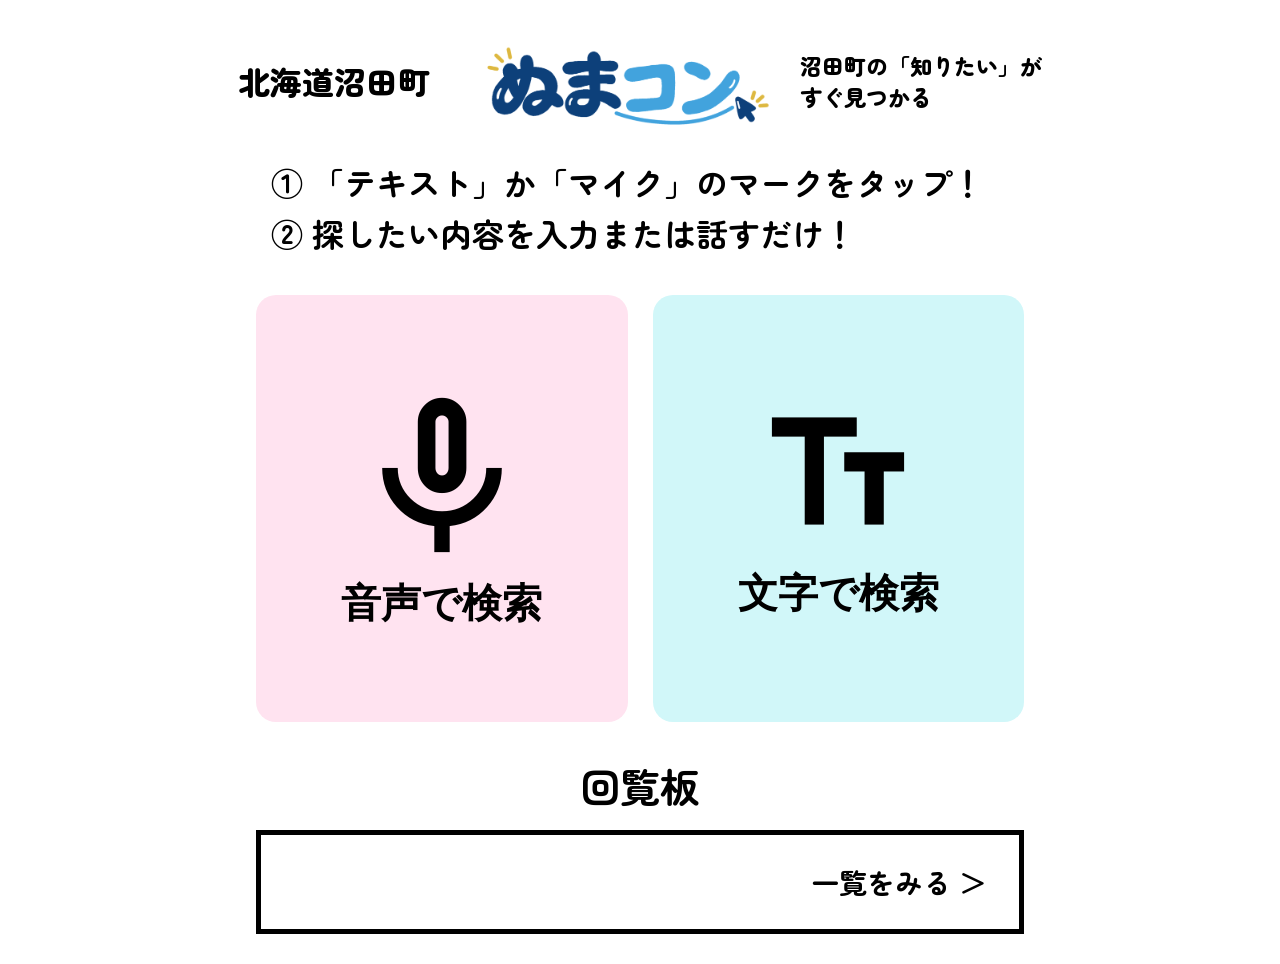
<file: templates/index.html>
<!DOCTYPE html>
<html lang="ja">

<head>
    <!-- =====================================================
         ぬまコン HTML
         沼田町の行政情報を分かりやすく届けるWebサイト
         AIに読み込ませて見やすくしているはずです：：

         【主な構成】
         ① ページの基本設定
         ② 外部フォントの読み込み
         ③ CSSファイルの読み込み
         ④ ホーム画面
         ⑤ 音声検索画面
         ⑥ テキスト検索画面
         ⑦ 回覧板一覧画面
         ⑧ 回覧板詳細画面
         ⑨ JavaScriptファイルの読み込み
    ====================================================== -->

    <!-- ① ページの基本設定 -->
    <meta charset="UTF-8">
    <meta name="viewport" content="width=device-width, initial-scale=1.0">
    <title>ぬまコン</title>

    <link rel="stylesheet" href="https://fonts.googleapis.com/css2?family=Material+Symbols+Outlined:opsz,wght,FILL,GRAD@24,400,0,0">

    <link rel="preconnect" href="https://fonts.googleapis.com">
    <link rel="preconnect" href="https://fonts.gstatic.com" crossorigin>
    <!-- 丸ゴシック -->
    <link href="https://fonts.googleapis.com/css2?family=Zen+Maru+Gothic:wght@500;700;900&display=swap" rel="stylesheet">
    
    <link rel="stylesheet" href="/static/style.css">
</head>

<body>

    <main class="container">

        <!-- =================================================
             ④ ホーム画面
        ================================================== -->
        <section id="homeScreen">

            <!-- ロゴ・町名 -->
            <header class="logo-area">
                <span class="town-name">北海道沼田町</span>
                <img src="/static/images/logo.png" alt="ぬまコン" class="logo-img">
                <span class="sub-title">沼田町の「知りたい」が<br>すぐ見つかる</span>
            </header>

            <!-- 検索方法の案内 -->
            <div class="instructions">
                <p>① 「テキスト」か「マイク」のマークをタップ！</p>
                <p>②  探したい内容を入力または話すだけ！</p>
            </div>

            <!-- 検索ボタン -->
            <div class="search-buttons">

                <button
                    type="button"
                    id="voiceSearchBtn"
                    class="btn voice-btn"
                >
                    <span class="material-symbols-outlined icon-mic">
                        mic
                    </span>
                    <span>音声で検索</span>
                </button>

                <button
                    type="button"
                    id="textSearchBtn"
                    class="btn text-btn"
                >
                    <span class="material-symbols-outlined icon-text">
                        text_fields
                    </span>
                    <span>文字で検索</span>
                </button>

            </div>

            <!-- 回覧板・お知らせ -->
            <section class="notice-board">

                <h2>回覧板</h2>

                <!-- JavaScriptで登録済みの回覧板を表示/登録なし -->
                <div class="notice-list"></div>

                <!-- 回覧板一覧画面へのリンク -->
                <div class="notice-bottom">
                    <a href="#" id="noticeListBtn">
                        一覧をみる ＞
                    </a>
                </div>

            </section>

        </section>


        <!-- =================================================
             ⑤ 音声検索画面
        ================================================== -->
        <section
            id="voiceChatScreen"
            class="chat-screen"
            style="display: none;"
        >

            <!-- 画面上部 -->
            <header class="chat-header">

                <button
                    type="button"
                    id="voiceBackBtn"
                    class="back-btn"
                >
                    ← 戻る
                </button>

                <h2>音声で検索</h2>

            </header>

            <!-- 会話表示エリア -->
            <div class="chat-area">

                <div class="chat-bubble ai">
                    こんにちは！<br>
                    知りたいことを話しかけてください。
                </div>

            </div>

            <!-- 音声入力エリア -->
            <div class="chat-input-area">

                <button
                    type="button"
                    class="mic-button-active"
                    aria-label="音声入力"
                >
                    <span class="material-symbols-outlined">
                        mic
                    </span>
                </button>

                <p>マイクを使って話しかけてください</p>

            </div>

        </section>


        <!-- =================================================
             ⑥ テキスト検索画面
        ================================================== -->
        <section
            id="textChatScreen"
            class="chat-screen"
            style="display: none;"
        >

            <!-- 画面上部 -->
            <header class="chat-header">

                <button
                    type="button"
                    id="textBackBtn"
                    class="back-btn"
                >
                    ← 戻る
                </button>

                <h2>文字で検索</h2>

            </header>

            <!-- 会話表示エリア -->
            <div
                id="textChatArea"
                class="chat-area"
            >

                <div class="chat-bubble ai">
                    こんにちは！<br>
                    知りたいことを入力してください。
                </div>

            </div>

            <!-- テキスト入力エリア -->
            <form
                class="text-input-area"
                onsubmit="return false;"
            >

                <input
                    type="text"
                    id="chatInput"
                    placeholder="知りたいことを入力"
                    aria-label="検索内容"
                >

                <button
                    type="button"
                    id="sendBtn"
                    aria-label="送信"
                >
                    <span class="material-symbols-outlined">
                        send
                    </span>
                </button>

            </form>

        </section>


        <!-- =================================================
             ⑦ 回覧板一覧画面
        ================================================== -->
        <section
            id="noticeListScreen"
            class="sub-screen"
            style="display: none;"
        >

            <!-- 画面上部 -->
            <header class="chat-header">

                <button
                    type="button"
                    id="noticeListBackBtn"
                    class="back-btn"
                >
                    ← 戻る
                </button>

                <h2>回覧板一覧</h2>

            </header>

            <!-- 回覧板一覧 -->
            <div class="content-area">

                <div class="notice-board">

                    <h2>お知らせ・イベント</h2>
                    <div class="notice-list">
                    </div>

                </div>

            </div>

        </section>


        <!-- =================================================
             ⑧ 回覧板詳細画面
        ================================================== -->
        <section
            id="noticeDetailScreen"
            class="sub-screen"
            style="display: none;"
        >

            <!-- 画面上部 -->
            <header class="chat-header">

                <button
                    type="button"
                    id="noticeDetailBackBtn"
                    class="back-btn"
                >
                    ← 戻る
                </button>

                <h2>回覧板の詳細</h2>

            </header>

            <!-- 詳細内容 -->
            <div class="content-area detail-area">

                <span
                    id="detailBadge"
                    class="badge"
                >
                    お知らせ
                </span>

                <h3 id="detailTitle">
                    タイトル
                </h3>

                <p
                    id="detailContent"
                    class="detail-text"
                >
                    本文
                </p>

                <!-- 写真が登録されている場合のみ表示 -->
                <div
                    id="detailPhotoArea"
                    class="detail-photo-area"
                    style="display: none;"
                >
                    <img
                        id="detailPhoto"
                        alt="回覧板の写真"
                    >
                </div>

            </div>

        </section>

    </main>


    <!-- =====================================================
         ⑩ JavaScriptファイルの読み込み
    ====================================================== -->
    <script src="/static/script.js"></script>

</body>
</html>
</file>
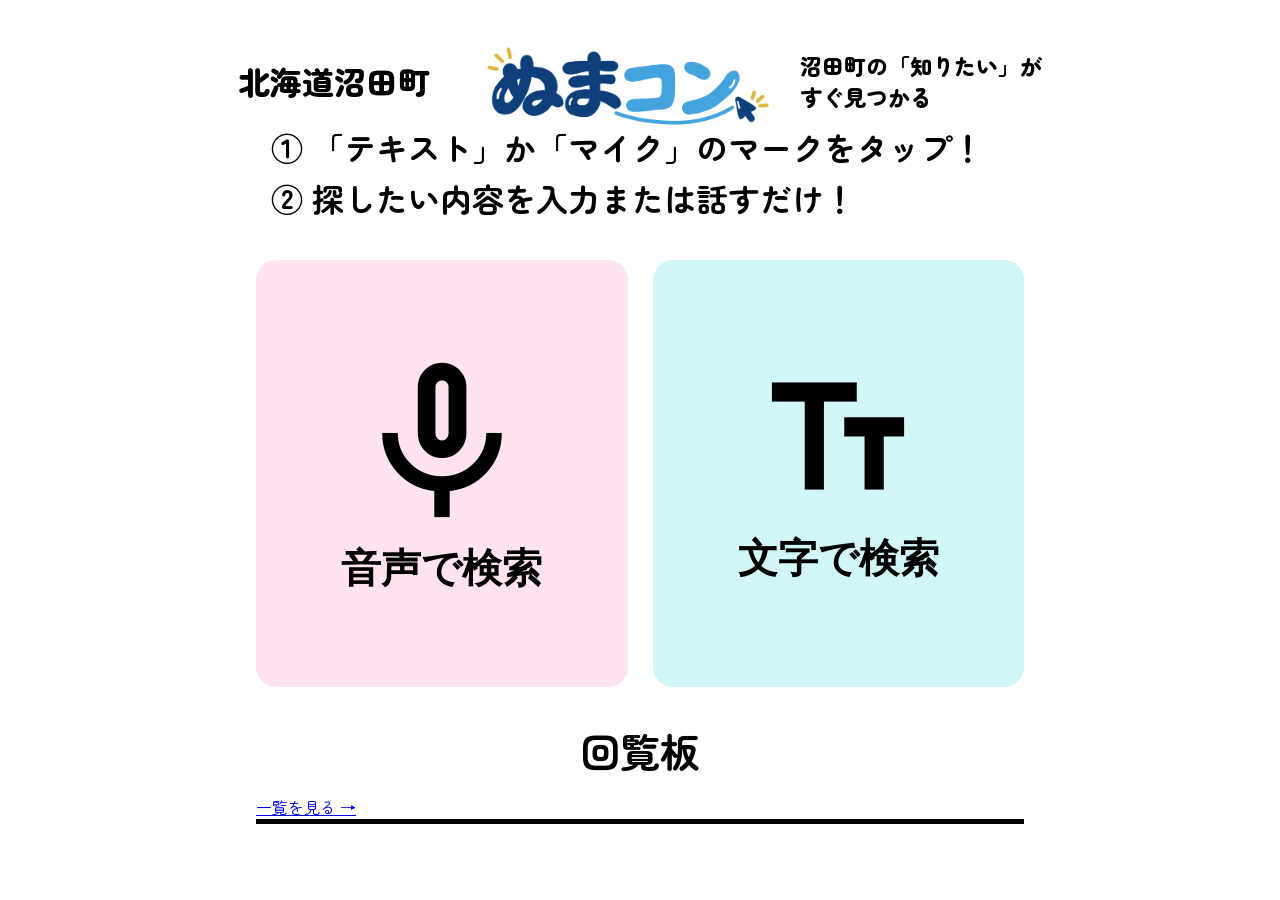
<file: front/templates/index.html>
<!DOCTYPE html>
<html lang="ja">

<head>
    <!-- =====================================================
         ぬまコン HTML
         沼田町の行政情報を分かりやすく届けるWebサイト
         AIに読み込ませて見やすくしているはずです：：

         【主な構成】
         ① ページの基本設定
         ② 外部フォントの読み込み
         ③ CSSファイルの読み込み
         ④ ホーム画面
         ⑤ 音声検索画面
         ⑥ テキスト検索画面
         ⑦ 回覧板一覧画面
         ⑧ 回覧板詳細画面
         ⑨ JavaScriptファイルの読み込み
         test
    ====================================================== -->

    <!-- ① ページの基本設定 -->
    <meta charset="UTF-8">
    <meta name="viewport" content="width=device-width, initial-scale=1.0">
    <title>ぬまコン</title>

    <link rel="stylesheet" href="https://fonts.googleapis.com/css2?family=Material+Symbols+Outlined:opsz,wght,FILL,GRAD@24,400,0,0">

    <link rel="preconnect" href="https://fonts.googleapis.com">
    <link rel="preconnect" href="https://fonts.gstatic.com" crossorigin>
    <!-- 丸ゴシック -->
    <link href="https://fonts.googleapis.com/css2?family=Zen+Maru+Gothic:wght@500;700;900&display=swap" rel="stylesheet">
    
    <link rel="stylesheet" href="/static/style.css">
</head>

<body>

    <main class="container">

        <!-- ロゴ・町名（全画面共通で一番上に固定） -->
        <header class="logo-area global-logo-header">
            <span class="town-name">北海道沼田町</span>
            <img src="/static/images/logo.png" alt="ぬまコン" class="logo-img">
            <span class="sub-title">沼田町の「知りたい」が<br>すぐ見つかる</span>
        </header>

        <!-- =================================================
             ④ ホーム画面
        ================================================== -->
        <section id="homeScreen">

            <!-- 検索方法の案内 -->
            <div class="instructions">
                <p>① 「テキスト」か「マイク」のマークをタップ！</p>
                <p>②  探したい内容を入力または話すだけ！</p>
            </div>

            <!-- 検索ボタン -->
            <div class="search-buttons">

                <button
                    type="button"
                    id="voiceSearchBtn"
                    class="btn voice-btn"
                >
                    <span class="material-symbols-outlined icon-mic">
                        mic
                    </span>
                    <span>音声で検索</span>
                </button>

                <button
                    type="button"
                    id="textSearchBtn"
                    class="btn text-btn"
                >
                    <span class="material-symbols-outlined icon-text">
                        text_fields
                    </span>
                    <span>文字で検索</span>
                </button>

            </div>

            <!-- 回覧板・お知らせ -->
            <section class="notice-board">
                <div class="notice-board-header">
                    <h2>回覧板</h2>
                    <a href="#" id="noticeListBtn" class="notice-all-link">
                        一覧を見る →
                    </a>
                </div>

                <!-- JavaScriptでカード型の回覧板を表示 -->
                <div class="notice-list"></div>
            </section>

        </section>


        <!-- =================================================
             ⑤ 音声検索画面
        ================================================== -->
        <section
            id="voiceChatScreen"
            class="chat-screen"
            style="display: none;"
        >

            <!-- 画面上部 -->
            <header class="chat-header">

                <button
                    type="button"
                    id="voiceBackBtn"
                    class="back-btn"
                >
                    ← 戻る
                </button>

                <h2>音声で検索</h2>

            </header>

            <!-- 会話表示エリア -->
            <div class="chat-area">

                <div class="chat-bubble ai">
                    こんにちは！<br>
                    知りたいことを話しかけてください。
                </div>

            </div>

            <!-- 音声入力エリア -->
            <div class="chat-input-area">

                <button
                    type="button"
                    class="mic-button-active"
                    aria-label="音声入力"
                >
                    <span class="material-symbols-outlined">
                        mic
                    </span>
                </button>

                <p>マイクを使って話しかけてください</p>

            </div>

        </section>


        <!-- =================================================
             ⑥ テキスト検索画面
        ================================================== -->
        <section
            id="textChatScreen"
            class="chat-screen"
            style="display: none;"
        >

            <!-- 画面上部 -->
            <header class="chat-header">

                <button
                    type="button"
                    id="textBackBtn"
                    class="back-btn"
                >
                    ← 戻る
                </button>

                <h2>文字で検索</h2>

            </header>

            <!-- 会話表示エリア -->
            <div
                id="textChatArea"
                class="chat-area"
            >

                <div class="chat-bubble ai">
                    こんにちは！<br>
                    知りたいことを入力してください。
                </div>

            </div>

            <!-- テキスト入力エリア -->
            <form
                class="text-input-area"
                onsubmit="return false;"
            >

                <input
                    type="text"
                    id="chatInput"
                    placeholder="知りたいことを入力"
                    aria-label="検索内容"
                >

                <button
                    type="button"
                    id="sendBtn"
                    aria-label="送信"
                >
                    <span class="material-symbols-outlined">
                        send
                    </span>
                </button>

            </form>

            <!-- 免責文 -->
            <p class="chat-disclaimer">
                ※AIによる自動回答のため、誤りや古い情報が含まれる場合があります。<br>
                 正確な情報は沼田町公式サイトや担当窓口でご確認ください。
            </p>

        </section>



        <!-- =================================================
             ⑦ 回覧板一覧画面
        ================================================== -->
        <section
            id="noticeListScreen"
            class="sub-screen"
            style="display: none;"
        >

            <!-- 画面上部 -->
            <header class="chat-header">

                <button
                    type="button"
                    id="noticeListBackBtn"
                    class="back-btn"
                >
                    ← 戻る
                </button>

                <h2>回覧板一覧</h2>

            </header>

            <!-- 回覧板一覧 -->
            <div class="content-area">
                <div class="notice-board-list-page">
                    <div class="notice-list-intro">
                        <h2>お知らせ・イベント</h2>
                        <p>気になるカードを選ぶと、詳しい内容を確認できます。</p>
                    </div>

                    <!-- カテゴリー絞り込みタブ -->
                    <div class="notice-filter-tabs" role="tablist">
                        <button type="button" class="filter-tab active" data-filter="all">すべて</button>
                        <button type="button" class="filter-tab" data-filter="お知らせ">お知らせ</button>
                        <button type="button" class="filter-tab" data-filter="イベント">イベント</button>
                    </div>

                    <div class="notice-list"></div>
                </div>
            </div>

        </section>


        <!-- =================================================
             ⑧ 回覧板詳細画面
        ================================================== -->
        <section
            id="noticeDetailScreen"
            class="sub-screen notice-detail-screen"
            style="display: none;"
        >

            <!-- 画面上部（従来の青いヘッダーそのまま） -->
            <header class="chat-header">

                <button
                    type="button"
                    id="noticeDetailBackBtn"
                    class="back-btn"
                >
                    ← 戻る
                </button>

                <h2>回覧板の詳細</h2>

            </header>

            <!-- 詳細内容（カード型UI） -->
            <div class="content-area notice-detail-page">
                <article class="notice-detail-card">
                    <div class="notice-card-meta">
                        <span id="detailBadge" class="badge badge-info">
                            お知らせ
                        </span>
                        <span id="detailDate" class="notice-card-date"></span>
                    </div>

                    <h3 id="detailTitle" class="notice-detail-title">
                        タイトル
                    </h3>

                    <hr class="notice-detail-divider">

                    <p id="detailContent" class="notice-detail-content">
                        本文
                    </p>

                    <!-- 写真が登録されている場合のみ表示 -->
                    <div
                        id="detailPhotoArea"
                        class="detail-photo-area"
                        style="display: none;"
                    >
                        <img
                            id="detailPhoto"
                            alt="回覧板の写真"
                        >
                    </div>
                </article>
            </div>

        </section>

    </main>

    <!-- 回覧板の添付画像タップ拡大用モーダル -->
    <div id="imageModal" class="image-modal" style="display: none;">
        <button type="button" id="closeImageModal" class="image-modal-close">× 閉じる</button>
        <img id="modalImage" alt="拡大画像">
    </div>

    <script src="/static/script.js"></script>

</body>
</html>
</file>
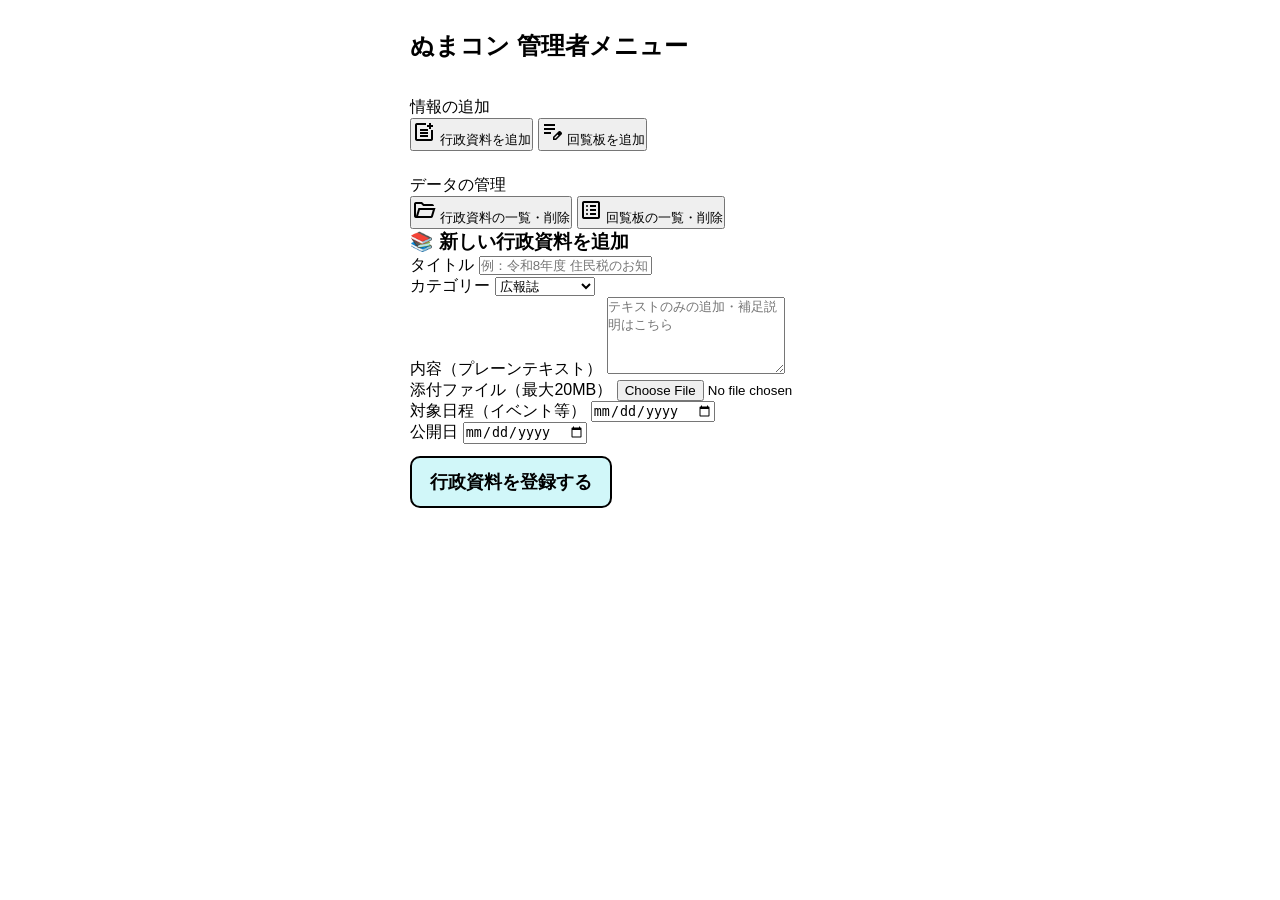
<file: front/templates/admin.html>
<!DOCTYPE html>
<html lang="ja">
<head>
    <meta charset="UTF-8">
    <meta name="viewport" content="width=device-width, initial-scale=1.0">
    <title>ぬまコン - 管理者画面</title>
    <link rel="stylesheet" href="https://fonts.googleapis.com/css2?family=Material+Symbols+Outlined:opsz,wght,FILL,GRAD@24,400,0,0">
    <link rel="preconnect" href="https://fonts.googleapis.com">
    <link rel="preconnect" href="https://fonts.gstatic.com" crossorigin>
    <link href="https://fonts.googleapis.com/css2?family=Noto+Sans+JP:wght@400;500;700&display=swap" rel="stylesheet">
    <link rel="stylesheet" href="/static/style.css">
</head>
<body class="admin-body">
    <div class="admin-pc-wrapper">
        <header class="admin-pc-header">
            <div class="admin-header-left">
                <h2>ぬまコン 管理者メニュー</h2>
            </div>
            <a href="/" class="back-btn" style="text-decoration: none;">← 一般画面へ戻る</a>
        </header>

        <div class="admin-pc-body">
            <!-- 左側：タブメニュー -->
            <aside class="admin-sidebar">
                <p class="sidebar-group-title">情報の追加</p>
                <button type="button" class="admin-tab-btn active" data-target="tab-add-doc">
                    <span class="material-symbols-outlined">post_add</span>
                    行政資料を追加
                </button>
                <button type="button" class="admin-tab-btn" data-target="tab-add-notice">
                    <span class="material-symbols-outlined">edit_note</span>
                    回覧板を追加
                </button>

                <p class="sidebar-group-title" style="margin-top: 24px;">データの管理</p>
                <button type="button" class="admin-tab-btn" data-target="tab-list-doc">
                    <span class="material-symbols-outlined">folder_open</span>
                    行政資料の一覧・削除
                </button>
                <button type="button" class="admin-tab-btn" data-target="tab-list-notice">
                    <span class="material-symbols-outlined">list_alt</span>
                    回覧板の一覧・削除
                </button>
            </aside>

            <!-- 右側：切り替え表示エリア -->
            <main class="admin-main-panel">

                <!-- ① 行政資料を追加 -->
                <section id="tab-add-doc" class="admin-tab-content active">
                    <h3>📚 新しい行政資料を追加</h3>
                    <form id="docForm" class="admin-pc-form">
                        <div class="form-row">
                            <div class="form-col">
                                <label for="docTitle">タイトル</label>
                                <input type="text" id="docTitle" placeholder="例：令和8年度 住民税のお知らせ" required>
                            </div>
                            <div class="form-col" style="max-width: 280px;">
                                <label for="docCategory">カテゴリー</label>
                                <select id="docCategory" required>
                                    <option value="広報誌">広報誌</option>
                                    <option value="手続き・制度">手続き・制度</option>
                                    <option value="イベント">イベント</option>
                                    <option value="その他">その他</option>
                                </select>
                            </div>
                        </div>

                        <label for="docContent">内容（プレーンテキスト）</label>
                        <textarea id="docContent" rows="5" placeholder="テキストのみの追加・補足説明はこちら"></textarea>

                        <div class="form-row">
                            <div class="form-col">
                                <label for="docFile">添付ファイル（最大20MB）</label>
                                <input type="file" id="docFile" accept=".pdf,image/*">
                            </div>
                            <div class="form-col">
                                <label for="docSchedule">対象日程（イベント等）</label>
                                <input type="date" id="docSchedule" class="pc-date-input">
                            </div>
                            <div class="form-col">
                                <label for="docPublish">公開日</label>
                                <input type="date" id="docPublish" class="pc-date-input">
                            </div>
                        </div>

                        <div class="admin-form-buttons">
                            <button type="submit" style="background-color: #d1f7f9;">行政資料を登録する</button>
                        </div>
                    </form>
                </section>

                <!-- ② 回覧板を追加・編集 -->
                <section id="tab-add-notice" class="admin-tab-content" style="display: none;">
                    <h3 id="adminFormHeading">📋 新しい回覧板を追加</h3>
                    <form id="noticeForm" class="admin-pc-form">
                        <input type="hidden" id="noticeId">

                        <div class="form-row">
                            <div class="form-col" style="max-width: 240px;">
                                <label for="noticeType">種類</label>
                                <select id="noticeType" required>
                                    <option value="お知らせ">お知らせ</option>
                                    <option value="イベント">イベント</option>
                                </select>
                            </div>
                            <div class="form-col">
                                <label for="noticeTitleInput">タイトル</label>
                                <input type="text" id="noticeTitleInput" maxlength="100" placeholder="タイトルを入力" required>
                            </div>
                        </div>

                        <label for="noticeContentInput">本文</label>
                        <textarea id="noticeContentInput" rows="6" placeholder="お知らせの内容を入力" required></textarea>

                        <div class="form-row">
                            <div class="form-col">
                                <label for="noticePhotoInput">写真（任意・最大8MB）</label>
                                <input type="file" id="noticePhotoInput" accept="image/*">
                                <p class="admin-help">写真はなくても登録できます。</p>
                            </div>
                            <div class="form-col" style="max-width: 260px;">
                                <label for="noticePublishInput">公開日</label>
                                <input type="date" id="noticePublishInput" class="pc-date-input" required>
                            </div>
                        </div>
                        
                        <div id="photoPreviewArea" class="photo-preview-area" style="display: none;">
                            <img id="photoPreview" alt="写真のプレビュー">
                            <button type="button" id="removePhotoBtn">写真を外す</button>
                        </div>

                        <div class="admin-form-buttons">
                            <button type="submit" id="saveNoticeBtn" style="background-color: #d1f7f9;">回覧板を登録する</button>
                            <button type="button" id="cancelEditBtn" style="display: none;">編集をキャンセル</button>
                        </div>
                    </form>
                </section>

                <!-- ③ 行政資料の一覧・削除 -->
                <section id="tab-list-doc" class="admin-tab-content" style="display: none;">
                    <h3>🗂️ 登録済みの行政資料一覧</h3>
                    <div id="adminDocList" class="admin-notice-list"></div>
                </section>

                <!-- ④ 回覧板の一覧・削除 -->
                <section id="tab-list-notice" class="admin-tab-content" style="display: none;">
                    <h3>🗑️ 登録済みの回覧板一覧</h3>
                    <div id="adminNoticeList" class="admin-notice-list"></div>
                </section>

            </main>
        </div>
    </div>
    <script src="/static/admin.js"></script>
</body>
</html>
</file>
<file: static/style.css>
/* =========================================================
   ぬまコン CSS
   ページ全体・ホーム画面・検索画面・回覧板・管理者画面
   色系は改善の余地あると思います
========================================================= */


/* =========================================================
   ① 全体の基本設定
   すべての要素に共通する設定
========================================================= */

* {
    box-sizing: border-box;
    margin: 0;
    padding: 0;
}

body {
    /* ↓ フォントを丸ゴシックに変更 */
    font-family: 'Zen Maru Gothic', 'Hiragino Maru Gothic ProN', sans-serif;
    background-color: #ffffff;
    color: #000000;
    display: flex;
    justify-content: center;
    padding: 30px 20px;
}

.container {
    width: 100%;
    max-width: 768px;
    display: flex;
    flex-direction: column;
}


/* =========================================================
   ② ホーム画面
   ロゴ・町名・案内文の配置
========================================================= */

#homeScreen {
    display: flex;
    flex-direction: column;
    gap: 35px;
}

.logo-area {
    display: flex;
    align-items: center;
    justify-content: center;
    gap: 5px; /* 文字と画像の隙間を極限まで狭くする */
}

/* ※もしHTMLが以前のままで .logo-text がある場合は、ここで非表示にして横並びを防ぎます */
.logo-text {
    display: none;
}

.town-name {
    font-size: 32px;
    font-weight: 900;
    white-space: nowrap;
}

.logo-img {
    width: 100%;
    max-width: 400px;
    height: auto;
    /* ↓ 画像自身の透明な余白を無視して、文字を画像に近づける */
    margin: 0 -20px; 
}

.sub-title {
    font-size: 22px;
    font-weight: 800; /* 丸ゴシックに合わせて太さを調整 */
    line-height: 1.4;
    white-space: nowrap;
}

.instructions {
    font-size: 32px; /* 大きく */
    font-weight: bold;
    line-height: 1.6;
    padding-left: 15px;
    margin-top: -10px; /* 少し上に詰める */
}


/* =========================================================
   ③ 検索ボタン
   音声検索・テキスト検索
========================================================= */

.search-buttons {
    display: flex;
    gap: 25px;
    justify-content: space-between;
}

.btn {
    
    flex: 1;
    aspect-ratio: 1 / 1.15;
    border: none; /* 枠線をなくしてパステル感を強調 */
    border-radius: 20px;
    display: flex;
    flex-direction: column;
    align-items: center;
    justify-content: center;
    color: #000000;
    cursor: pointer;
    transition: transform 0.2s cubic-bezier(0.175, 0.885, 0.32, 1.275);
}
/* カーソルが上に乗ったとき（にゅっと大きくなる） */
.btn:hover {
    transform: scale(1.05);
}

/* クリック（タップ）して押し込んだとき（少し沈む） */
.btn:active {
    transform: scale(0.95);
}
.voice-btn { background-color: #ffe3f0; }
.text-btn { background-color: #d1f7f9; }

.icon-mic {
    font-size: 180px !important; /* マイクをさらに特大に */
    margin-bottom: 10px;
}

.icon-text {
    font-size: 150px !important; /* テキストアイコンを特大に */
    font-weight: bold;
    line-height: 1;
    margin-bottom: 20px;
}

.btn span {
    font-size: 40px; /* ボタンの文字を大きく */
    font-weight: bold;
}


/* =========================================================
   ④ 回覧板・お知らせ一覧
   ホーム画面と一覧画面で共通使用
========================================================= */

.notice-board h2 {
    text-align: center;
    font-size: 40px;
    margin-bottom: 15px;
}

.notice-list {
    border: 5px solid #000000;
    border-bottom: none;
    background-color: #ffffff;

    display: flex;
    flex-direction: column;
}

.notice-item {
    border-bottom: 5px solid #000000;
    min-height: 90px;
    padding: 18px;

    display: flex;
    align-items: center;
    gap: 15px;
}

.notice-title {
    font-size: 28px;
    font-weight: bold;
    line-height: 1.7;
    overflow-wrap: anywhere;
}

.badge {
    flex-shrink: 0;

    border: 3px solid #000000;
    padding: 8px 14px;

    display: inline-block;

    font-size: 22px;
    font-weight: bold;
}

.notice-bottom {
    border-left: 5px solid #000000;
    border-right: 5px solid #000000;
    border-bottom: 5px solid #000000;

    background-color: #ffffff;
    text-align: right;

    padding: 15px 20px;
}

.notice-bottom a {
    color: #000000;
    text-decoration: none;
    font-weight: bold;
    font-size: 28px;

    display: inline-block;
    padding: 12px;
}


/* =========================================================
   ⑤ クリック・タップ時の反応
========================================================= */

.clickable {
    cursor: pointer;

    transition:
        transform 0.2s ease,
        background-color 0.2s ease;
}

.clickable:hover {
    transform: scale(1.01);
    background-color: #f5f5f5;
}

.clickable:active {
    transform: scale(0.98);
    background-color: #e0e0e0;
}


/* =========================================================
   ⑥ サブ画面の共通デザイン
   音声検索・文字検索・回覧板・管理者画面
========================================================= */

.chat-screen,
.sub-screen {
    flex-direction: column;

    width: 100%;
    height: 85vh;
    min-height: 400px;

    border: 5px solid #000000;
    border-radius: 20px;

    background-color: #f9f9f9;
    overflow: hidden;
}

.chat-header {
    flex-shrink: 0;

    background-color: #1a75d2;
    color: #ffffff;

    padding: 15px 20px;

    display: flex;
    align-items: center;
    gap: 20px;
}

.chat-header h2 {
    font-size: 26px;
    line-height: 1.4;
}

.back-btn {
    flex-shrink: 0;

    background: none;
    border: none;
    color: #ffffff;

    font-size: 26px;
    font-weight: bold;

    cursor: pointer;
    padding: 12px;
}

.chat-area,
.content-area {
    flex: 1;
    min-height: 0;

    padding: 20px;
    overflow-y: auto;

    display: flex;
    flex-direction: column;
    gap: 20px;
}


/* =========================================================
   ⑦ 回覧板詳細画面
   タイトル・本文・写真
========================================================= */

.detail-area {
    background-color: #ffffff;
}

.detail-area h3 {
    font-size: 34px;
    line-height: 1.7;

    border-bottom: 3px solid #000000;
    padding-bottom: 15px;

    overflow-wrap: anywhere;
}

.detail-text {
    font-size: 28px;
    line-height: 2;
    white-space: pre-wrap;
    overflow-wrap: anywhere;
}

.detail-photo-area {
    margin-top: 20px;
}

#detailPhoto {
    display: block;

    width: 100%;
    max-height: 500px;

    object-fit: contain;
    border-radius: 8px;
}


/* =========================================================
   ⑧ チャットの吹き出し
========================================================= */

.chat-bubble {
    max-width: 80%;

    padding: 20px;
    border-radius: 20px;
    border: 4px solid #000000;

    font-size: 26px;
    font-weight: bold;
    line-height: 1.8;

    overflow-wrap: anywhere;
}

.ai {
    background-color: #ffffff;
    align-self: flex-start;
    border-top-left-radius: 5px;
}

.user {
    background-color: #d1f7f9;
    align-self: flex-end;
    border-top-right-radius: 5px;
}


/* =========================================================
   ⑨ 音声入力エリア
========================================================= */

.chat-input-area {
    flex-shrink: 0;

    padding: 25px;

    background-color: #ffffff;
    border-top: 5px solid #000000;

    display: flex;
    flex-direction: column;
    align-items: center;
    gap: 15px;
}

.chat-input-area p {
    font-size: 22px;
    font-weight: bold;
    text-align: center;
}

.mic-button-active {
    background-color: #ffe3f0;
    border: 4px solid #000000;
    border-radius: 50%;

    width: 90px;
    height: 90px;

    display: flex;
    justify-content: center;
    align-items: center;

    animation: pulse 1.5s infinite;
}

.mic-button-active span {
    font-size: 50px;
}

@keyframes pulse {
    0% {
        transform: scale(0.95);
    }

    50% {
        transform: scale(1.05);
    }

    100% {
        transform: scale(0.95);
    }
}


/* =========================================================
   ⑩ テキスト入力エリア
========================================================= */

.text-input-area {
    flex-shrink: 0;

    padding: 20px;

    background-color: #ffffff;
    border-top: 5px solid #000000;

    display: flex;
    gap: 15px;
    align-items: center;
}

#chatInput {
    flex: 1;
    min-width: 0;

    font-size: 24px;
    padding: 15px 20px;

    border: 4px solid #000000;
    border-radius: 15px;

    outline: none;
}

#chatInput:focus {
    border-color: #1a75d2;
}

#sendBtn {
    flex-shrink: 0;

    background-color: #1a75d2;
    color: #ffffff;

    border: none;
    border-radius: 15px;

    width: 70px;
    height: 70px;
    min-width: 70px;
    min-height: 70px;

    display: flex;
    justify-content: center;
    align-items: center;

    cursor: pointer;
}

#sendBtn:active {
    transform: scale(0.95);
}

#sendBtn span {
    font-size: 40px;
}


/* =========================================================
   ⑪ 管理者画面への入口
========================================================= */

.admin-entry {
    display: flex;
    justify-content: center;
    padding: 10px 0 20px;
}

#adminScreenBtn {
    display: flex;
    align-items: center;
    justify-content: center;
    gap: 10px;

    min-height: 56px;
    padding: 12px 24px;

    border: 2px solid #000000;
    border-radius: 12px;

    background-color: #ffffff;
    color: #000000;

    font-family: inherit;
    font-size: 20px;
    font-weight: bold;

    cursor: pointer;
}

#adminScreenBtn span {
    font-size: 28px;
}

#adminScreenBtn:hover {
    background-color: #f0f0f0;
}

#adminScreenBtn:active {
    background-color: #e0e0e0;
    transform: scale(0.98);
}


/* =========================================================
   ⑫ 管理者画面
   回覧板の登録・編集・削除
========================================================= */

.admin-content {
    gap: 18px;
    background-color: #ffffff;
}

.admin-content h3 {
    font-size: 26px;
    line-height: 1.5;
    overflow-wrap: anywhere;
}

.admin-content label {
    display: block;
    margin-top: 8px;

    font-size: 20px;
    font-weight: bold;
}

.admin-content input[type="text"],
.admin-content select,
.admin-content textarea {
    width: 100%;
    min-height: 54px;

    padding: 12px;

    border: 2px solid #555555;
    border-radius: 8px;

    background-color: #ffffff;
    color: #000000;

    font-family: inherit;
    font-size: 20px;
}

.admin-content textarea {
    min-height: 160px;
    resize: vertical;
    line-height: 1.7;
}

.admin-content input[type="file"] {
    width: 100%;
    padding: 12px 0;
    font-size: 18px;
}

.admin-content input:focus,
.admin-content select:focus,
.admin-content textarea:focus {
    outline: 3px solid #1a75d2;
    outline-offset: 2px;
}

.admin-help {
    color: #444444;
    font-size: 16px;
    line-height: 1.6;
}


/* =========================================================
   ⑬ 管理者画面の登録・編集ボタン
========================================================= */

.admin-form-buttons,
.admin-card-buttons {
    display: flex;
    flex-wrap: wrap;
    gap: 12px;
    margin-top: 12px;
}

.admin-form-buttons button,
.admin-card-buttons button,
#removePhotoBtn {
    min-height: 52px;
    padding: 10px 18px;

    border: 2px solid #000000;
    border-radius: 10px;

    background-color: #ffffff;
    color: #000000;

    font-family: inherit;
    font-size: 18px;
    font-weight: bold;

    cursor: pointer;
}

.admin-form-buttons button:hover,
.admin-card-buttons button:hover,
#removePhotoBtn:hover {
    background-color: #f0f0f0;
}

#saveNoticeBtn {
    background-color: #d1f7f9;
}

#saveNoticeBtn:hover {
    background-color: #b5ecef;
}

#cancelEditBtn {
    background-color: #f0f0f0;
}

.delete-button {
    background-color: #ffe3e3 !important;
}

.delete-button:hover {
    background-color: #ffcaca !important;
}


/* =========================================================
   ⑭ 写真のプレビュー
========================================================= */

.photo-preview-area {
    flex-direction: column;
    align-items: flex-start;
    gap: 12px;

    margin-top: 10px;
}

#photoPreview {
    display: block;

    max-width: 100%;
    max-height: 300px;

    object-fit: contain;

    border: 1px solid #cccccc;
    border-radius: 8px;
}


/* =========================================================
   ⑮ 登録済み回覧板の管理一覧
========================================================= */

.admin-notice-list {
    display: flex;
    flex-direction: column;
    gap: 14px;
}

.admin-notice-card {
    display: flex;
    flex-direction: column;
    gap: 12px;

    padding: 16px;

    border: 2px solid #777777;
    border-radius: 12px;

    background-color: #ffffff;
}

.admin-notice-card h4 {
    font-size: 22px;
    line-height: 1.6;
    overflow-wrap: anywhere;
}

.admin-card-buttons button {
    flex: 1;
}

.empty-message {
    padding: 20px;
    font-size: 20px;
    line-height: 1.7;
}


/* =========================================================
   ⑯ 回覧板の操作性・フォーカス表示
========================================================= */

button,
a,
.clickable {
    -webkit-tap-highlight-color: transparent;
}

button:focus-visible,
a:focus-visible,
.clickable:focus-visible {
    outline: 3px solid #1a75d2;
    outline-offset: 3px;
}


/* =========================================================
   ⑰ タブレット・小さな画面での表示調整
========================================================= */

@media (max-width: 600px) {

    body {
        padding: 15px 10px;
    }

    #homeScreen {
        gap: 24px;
    }

    .logo-area {
        gap: 10px;
    }

    .town-name {
        font-size: 20px;
    }

    .logo-img {
        max-width: 180px;
    }

    .sub-title {
        font-size: 14px;
    }

    .instructions {
        font-size: 20px;
        padding-left: 5px;
    }

    .search-buttons {
        gap: 12px;
    }

    .btn {
        border-width: 2px;
        border-radius: 14px;
    }

    .icon-mic {
        font-size: 76px !important;
    }

    .icon-text {
        font-size: 68px;
        margin-bottom: 12px;
    }

    .btn span {
        font-size: 18px;
    }

    .notice-board h2 {
        font-size: 30px;
    }

    .notice-item {
        min-height: 70px;
        padding: 12px;
        gap: 10px;
    }

    .notice-title {
        font-size: 18px;
    }

    .badge {
        padding: 6px 8px;
        border-width: 2px;
        font-size: 14px;
    }

    .notice-bottom a {
        font-size: 20px;
    }

    .chat-screen,
    .sub-screen {
        height: 85vh;
        min-height: 350px;
        border-width: 3px;
        border-radius: 14px;
    }

    .chat-header {
        padding: 10px;
        gap: 10px;
    }

    .chat-header h2 {
        font-size: 20px;
    }

    .back-btn {
        font-size: 18px;
        padding: 8px;
    }

    .chat-area,
    .content-area {
        padding: 12px;
        gap: 14px;
    }

    .detail-area h3 {
        font-size: 25px;
    }

    .detail-text {
        font-size: 20px;
        line-height: 1.8;
    }

    .chat-bubble {
        max-width: 90%;
        padding: 14px;
        font-size: 19px;
        border-width: 2px;
    }

    .chat-input-area {
        padding: 15px;
    }

    .chat-input-area p {
        font-size: 17px;
    }

    .text-input-area {
        padding: 10px;
        gap: 8px;
    }

    #chatInput {
        font-size: 18px;
        padding: 12px;
        border-width: 2px;
    }

    #sendBtn {
        width: 54px;
        height: 54px;
        min-width: 54px;
        min-height: 54px;
    }

    #sendBtn span {
        font-size: 30px;
    }

    #adminScreenBtn {
        width: 100%;
        font-size: 18px;
    }

    .admin-content {
        padding: 14px;
        gap: 14px;
    }

    .admin-content h3 {
        font-size: 22px;
    }

    .admin-content label {
        font-size: 18px;
    }

    .admin-content input[type="text"],
    .admin-content select,
    .admin-content textarea {
        font-size: 18px;
    }

    .admin-form-buttons button,
    .admin-card-buttons button {
        flex: 1 1 100%;
    }

    .admin-notice-card h4 {
        font-size: 19px;
    }

}

/* =========================================================
   ⑱ AIチャットのローディングアニメーション（くるくる）
========================================================= */

.chat-loading {
    align-self: center;
    display: flex;
    flex-direction: column;
    align-items: center;
    justify-content: center;
    gap: 12px;
    margin: 25px 0;
}

.loading-spinner {
    width: 60px;
    height: 60px;
    border: 7px solid #ffe3f0;
    border-top: 7px solid #1a75d2;
    border-radius: 50%;
    animation: spin 1s linear infinite;
}

.chat-loading p {
    font-size: 22px;
    font-weight: bold;
    color: #000000;
}

@keyframes spin {
    0% {
        transform: rotate(0deg);
    }
    100% {
        transform: rotate(360deg);
    }
}
</file>
